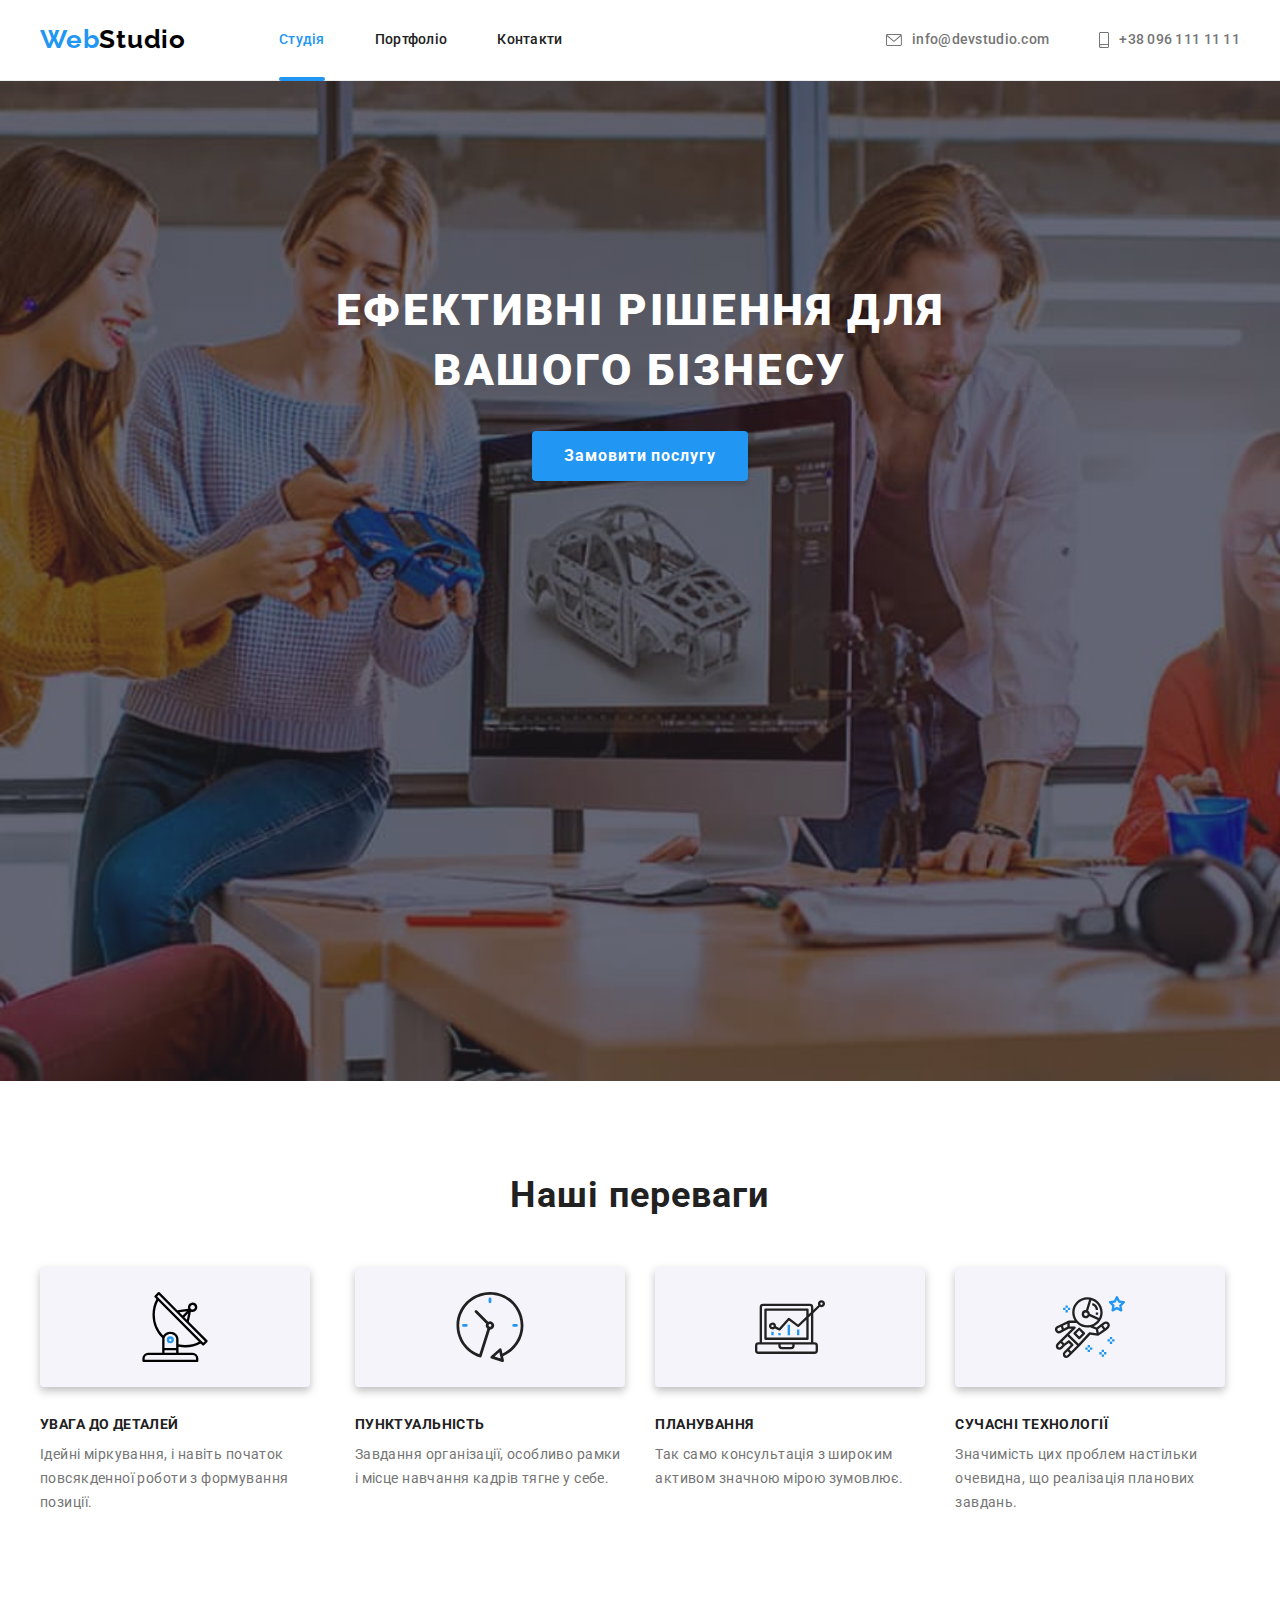
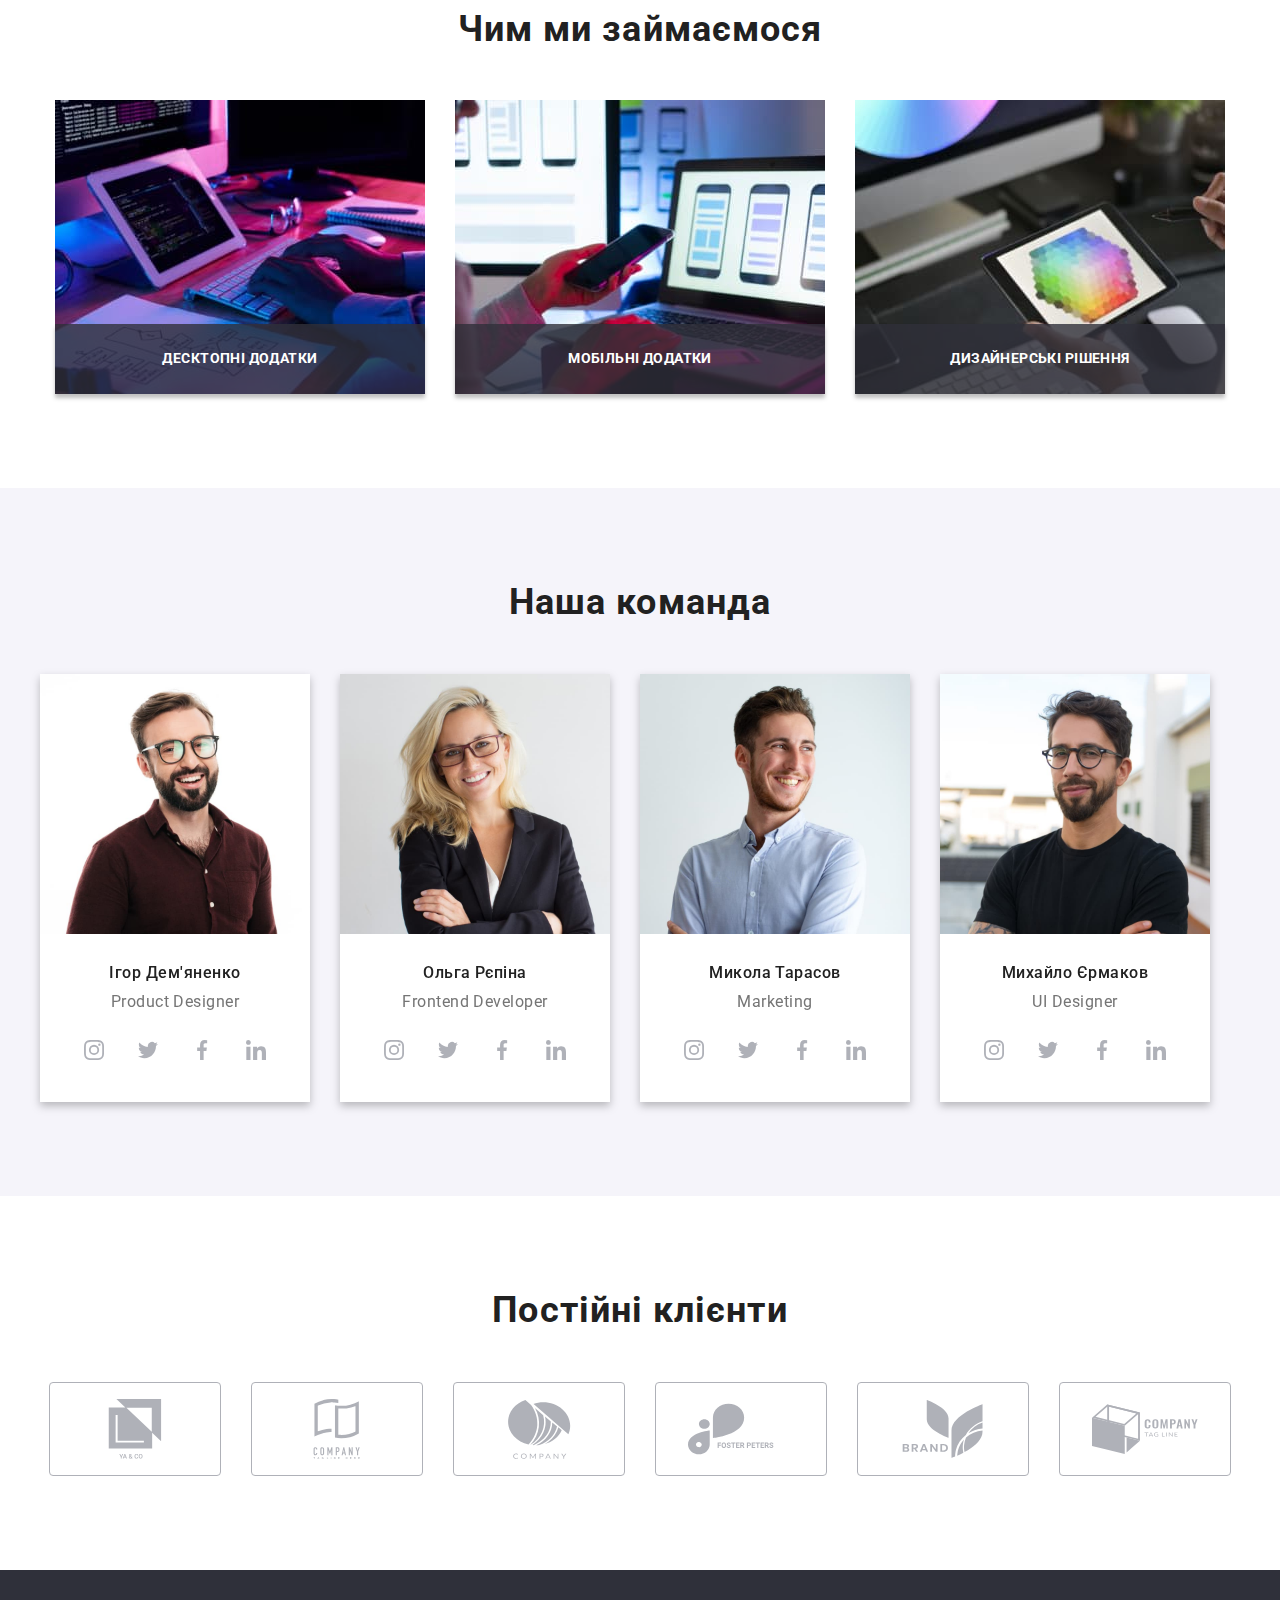
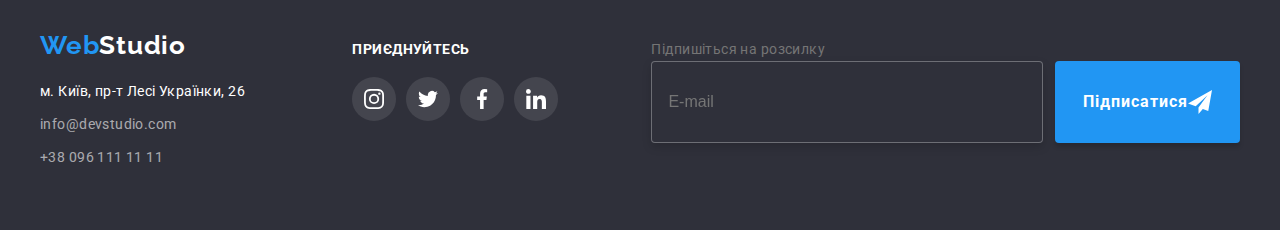
<file: index.html>
<!DOCTYPE html>
<html lang="uk">
  <head>
    <meta charset="UTF-8" />
    <meta http-equiv="X-UA-Compatible" content="IE=edge" />
    <meta name="viewport" content="width=device-width, initial-scale=1.0" />
    <link rel="preconnect" href="https://fonts.googleapis.com" />
    <link rel="preconnect" href="https://fonts.gstatic.com" crossorigin />
    <link
      href="https://fonts.googleapis.com/css2?family=Raleway:wght@700&family=Roboto:wght@400;500;700;900&display=swap"
      rel="stylesheet"
    />
    <link
      rel="stylesheet"
      href="https://cdnjs.cloudflare.com/ajax/libs/modern-normalize/1.1.0/modern-normalize.min.css"
      integrity="sha512-wpPYUAdjBVSE4KJnH1VR1HeZfpl1ub8YT/NKx4PuQ5NmX2tKuGu6U/JRp5y+Y8XG2tV+wKQpNHVUX03MfMFn9Q=="
      crossorigin="anonymous"
      referrerpolicy="no-referrer"
    />
    <link rel="stylesheet" href="./css/styles.css" />
    <title>Студія</title>
  </head>
  <body>
    <!-- Navigation -->
    <header class="header">
      <div class="container header--flex">
        <a href="#" class="header__logo"
          ><span class="header__logo--accent">Web</span>Studio</a
        >
        <nav>
          <ul class="site-nav list">
            <li class="site-nav__item">
              <a class="site-nav__link site-nav__link--current" href="./index.html">Студія</a>
            </li>
            <li class="site-nav__item">
              <a class="site-nav__link" href="./portfolio.html">Портфоліо</a>
            </li>
            <li class="site-nav__item">
              <a class="site-nav__link" href="#">Контакти</a>
            </li>
          </ul>
        </nav>

        <ul class="contacts list">
          <li class="contacts__item">
            <a class="contacts__reach" href="mailto:info@devstudio.com">
              <svg class="contacts__icon" width="16" height="12">
                <use href="./images/icons.svg#icon-envelope"></use>
              </svg>
              info@devstudio.com
            </a>
          </li>

          <li class="contacts__item contacts__item--move-left">
            <a class="contacts__reach" href="tel:+380961111111">
              <svg class="contacts__icon" width="10" height="16">
                <use href="./images/icons.svg#icon-smartphone"></use>
              </svg>
              +38 096 111 11 11
            </a>
          </li>
        </ul>
      </div>
    </header>

    <!-- Hero -->

    <main>
      <section class="hero hero--overlay">
        <h1 class="hero__title">Ефективні рішення для вашого бізнесу</h1>
        <button data-modal-open type="button" class="button button__primary">
          Замовити послугу
        </button>
      </section>

      <!-- Features Section -->

      <section class="features section">
        <div class="container">
          <h2 class="title title__secondary visually-hidden">Наші переваги</h2>
          <ul class="list features__list">
            <li class="features__item">
              <div class="features__element">
                <svg width="70" height="70">
                  <use href="./images/icons.svg#icon-antenna"></use>
                </svg>
              </div>
              <h3 class="features__title">Увага до деталей</h3>
              <p>
                Ідейні міркування, і навіть початок повсякденної роботи з
                формування позиції.
              </p>
            </li>
            <li class="features__item">
              <div class="features__element">
                <svg width="70" height="70">
                  <use href="./images/icons.svg#icon-clock"></use>
                </svg>
              </div>
              <h3 class="features__title">Пунктуальність</h3>
              <p>
                Завдання організації, особливо рамки і місце навчання кадрів
                тягне у себе.
              </p>
            </li>
            <li class="features__item">
              <div class="features__element">
                <svg width="70" height="70">
                  <use href="./images/icons.svg#icon-diagram"></use>
                </svg>
              </div>
              <h3 class="features__title">Планування</h3>
              <p>
                Так само консультація з широким активом значною мірою зумовлює.
              </p>
            </li>
            <li class="features__item">
              <div class="features__element">
                <svg width="70" height="70">
                  <use href="./images/icons.svg#icon-astronaut"></use>
                </svg>
              </div>
              <h3 class="features__title">Сучасні технології</h3>
              <p>
                Значимість цих проблем настільки очевидна, що реалізація
                планових завдань.
              </p>
            </li>
          </ul>
        </div>
      </section>

      <!-- Our Work Section -->

      <section class="section our-work">
        <div class="container">
          <h2 class="title title__secondary">Чим ми займаємося</h2>
          <ul class="list our-work__list">
            <li class="our-work__item">
              <img
                src="./images/tablet-and-keyboard.jpeg"
                alt="person typing on a tablet"
                width="370"
              />
              <span class="our-work__desc">Десктопні додатки</span>
            </li>
            <li class="our-work__item">
              <img
                src="./images/laptop-and-phone.jpeg"
                alt="person looking at a phone in front of a laptop"
                width="370"
              />
              <span class="our-work__desc">Мобільні додатки</span>
            </li>
            <li class="our-work__item">
              <img
                src="./images/color-palette-on-tablet.jpeg"
                alt="person looking at a color palette"
                width="370"
              />
              <span class="our-work__desc">Дизайнерські рішення</span>
            </li>
          </ul>
        </div>
      </section>

      <!-- Team Section -->

      <section class="section team">
        <div class="container">
          <h2 class="title title__secondary">Наша команда</h2>
          <ul class="list team__list">
            <li class="team__item">
              <img src="./images/Igor.jpeg" alt="Igor Demyznenko" width="270" />
              <div class="member">
                <h3 class="member__name">Ігор Дем'яненко</h3>
                <p class="member__role">Product Designer</p>
                <ul class="list social">
                  <li class="social__group">
                    <a class="social__button" href="">
                      <svg class="social__icon" width="20" height="20">
                        <use href="./images/icons.svg#icon-instagram"></use>
                      </svg>
                    </a>
                  </li>
                  <li class="social__group">
                    <a class="social__button" href="">
                      <svg class="social__icon" width="20" height="20">
                        <use href="./images/icons.svg#icon-twitter"></use>
                      </svg>
                    </a>
                  </li>
                  <li class="social__group">
                    <a class="social__button" href="">
                      <svg class="social__icon" width="20" height="20">
                        <use href="./images/icons.svg#icon-facebook"></use>
                      </svg>
                    </a>
                  </li>
                  <li class="social__group">
                    <a class="social__button" href="">
                      <svg class="social__icon" width="20" height="20">
                        <use href="./images/icons.svg#icon-linkedin"></use>
                      </svg>
                    </a>
                  </li>
                </ul>
              </div>
            </li>

            <li class="team__item">
              <img src="./images/Olga.jpeg" alt="Olga Repina" width="270" />
              <div class="member">
                <h3 class="member__name">Ольга Рєпіна</h3>
                <p class="member__role">Frontend Developer</p>
                <ul class="list social">
                  <li class="social__group">
                    <a class="social__button" href="">
                      <svg class="social__icon" width="20" height="20">
                        <use href="./images/icons.svg#icon-instagram"></use>
                      </svg>
                    </a>
                  </li>
                  <li class="social__group">
                    <a class="social__button" href="">
                      <svg class="social__icon" width="20" height="20">
                        <use href="./images/icons.svg#icon-twitter"></use>
                      </svg>
                    </a>
                  </li>
                  <li class="social__group">
                    <a class="social__button" href="">
                      <svg class="social__icon" width="20" height="20">
                        <use href="./images/icons.svg#icon-facebook"></use>
                      </svg>
                    </a>
                  </li>
                  <li class="social__group">
                    <a class="social__button" href="">
                      <svg class="social__icon" width="20" height="20">
                        <use href="./images/icons.svg#icon-linkedin"></use>
                      </svg>
                    </a>
                  </li>
                </ul>
              </div>
            </li>

            <li class="team__item">
              <img
                src="./images/Mykola.jpeg"
                alt="Mykola Tarasov"
                width="270"
              />
              <div class="member">
                <h3 class="member__name">Микола Тарасов</h3>
                <p class="member__role">Marketing</p>
                <ul class="list social">
                  <li class="social__group">
                    <a class="social__button" href="">
                      <svg class="social__icon" width="20" height="20">
                        <use href="./images/icons.svg#icon-instagram"></use>
                      </svg>
                    </a>
                  </li>
                  <li class="social__group">
                    <a class="social__button" href="">
                      <svg class="social__icon" width="20" height="20">
                        <use href="./images/icons.svg#icon-twitter"></use>
                      </svg>
                    </a>
                  </li>
                  <li class="social__group">
                    <a class="social__button" href="">
                      <svg class="social__icon" width="20" height="20">
                        <use href="./images/icons.svg#icon-facebook"></use>
                      </svg>
                    </a>
                  </li>
                  <li class="social__group">
                    <a class="social__button" href="">
                      <svg class="social__icon" width="20" height="20">
                        <use href="./images/icons.svg#icon-linkedin"></use>
                      </svg>
                    </a>
                  </li>
                </ul>
              </div>
            </li>

            <li class="team__item">
              <img
                src="./images/Mykhailo.jpeg"
                alt="Mykhailo Ermakov"
                width="270"
              />
              <div class="member">
                <h3 class="member__name">Михайло Єрмаков</h3>
                <p class="member__role">UI Designer</p>
                <ul class="list social">
                  <li class="social__group">
                    <a class="social__button" href="">
                      <svg class="social__icon" width="20" height="20">
                        <use href="./images/icons.svg#icon-instagram"></use>
                      </svg>
                    </a>
                  </li>
                  <li class="social__group">
                    <a class="social__button" href="">
                      <svg class="social__icon" width="20" height="20">
                        <use href="./images/icons.svg#icon-twitter"></use>
                      </svg>
                    </a>
                  </li>
                  <li class="social__group">
                    <a class="social__button" href="">
                      <svg class="social__icon" width="20" height="20">
                        <use href="./images/icons.svg#icon-facebook"></use>
                      </svg>
                    </a>
                  </li>
                  <li class="social__group">
                    <a class="social__button" href="">
                      <svg class="social__icon" width="20" height="20">
                        <use href="./images/icons.svg#icon-linkedin"></use>
                      </svg>
                    </a>
                  </li>
                </ul>
              </div>
            </li>
          </ul>
        </div>
      </section>

      <!-- Clients -->

      <section class="section clients">
        <div class="container">
          <h2 class="title title__secondary">Постійні клієнти</h2>
          <ul class="list clients__list">
            <li class="clients__item">
              <a class="clients__link" href="">
                <svg class="clients__icon" width="106" height="60">
                  <use href="./images/icons.svg#icon-logo1"></use>
                </svg>
              </a>
            </li>
            <li class="clients__item">
              <a class="clients__link" href="">
                <svg class="clients__icon" width="106" height="60">
                  <use href="./images/icons.svg#icon-logo2"></use>
                </svg>
              </a>
            </li>
            <li class="clients__item">
              <a class="clients__link" href="">
                <svg class="clients__icon" width="106" height="60">
                  <use href="./images/icons.svg#icon-logo3"></use>
                </svg>
              </a>
            </li>
            <li class="clients__item">
              <a class="clients__link" href="">
                <svg class="clients__icon" width="106" height="60">
                  <use href="./images/icons.svg#icon-logo4"></use>
                </svg>
              </a>
            </li>
            <li class="clients__item">
              <a class="clients__link" href="">
                <svg class="clients__icon" width="106" height="60">
                  <use href="./images/icons.svg#icon-logo5"></use>
                </svg>
              </a>
            </li>
            <li class="clients__item">
              <a class="clients__link" href="">
                <svg class="clients__icon" width="106" height="60">
                  <use href="./images/icons.svg#icon-logo6"></use>
                </svg>
              </a>
            </li>
          </ul>
        </div>
      </section>
    </main>

    <!-- Footer -->

    <footer class="footer">
      <div class="container">
        <div class="footer__wrapper">
          <div class="footer__info">
            <a href="" class="footer__logo"
              ><span class="footer__logo--accent">Web</span>Studio</a
            >
            <address>
              <ul class="list footer__list">
                <li class="footer__item">
                  <a
                    class="footer__address"
                    href="https://www.google.com.ua/maps/place/%D0%B1%D1%83%D0%BB.+%D0%9B%D0%B5%D1%81%D0%B8+%D0%A3%D0%BA%D1%80%D0%B0%D0%B8%D0%BD%D0%BA%D0%B8,+26,+%D0%9A%D0%B8%D0%B5%D0%B2,+02000/@50.4265841,30.5361971,17z/data=!3m1!4b1!4m5!3m4!1s0x40d4cf0e033ecbe9:0x57a4dffefec77da0!8m2!3d50.4265807!4d30.5383858"
                    >м. Київ, пр-т Лесі Українки, 26
                  </a>
                </li>
                <li class="footer__item">
                  <a class="footer__contact" href="mailto:info@devstudio.com"
                    >info@devstudio.com</a
                  >
                </li>
                <li class="footer__item">
                  <a class="footer__contact" href="tel:+380961111111"
                    >+38 096 111 11 11</a
                  >
                </li>
              </ul>
            </address>
          </div>

          <!-- Social Media Footer -->

          <div class="social-footer">
            <p class="social-footer__text">Приєднуйтесь</p>
            <ul class="list social-footer__list">
              <li class="social-footer__item">
                <a class="social-footer__button" href="">
                  <svg class="social-footer__icon" width="20" height="20">
                    <use href="./images/icons.svg#icon-instagram"></use>
                  </svg>
                </a>
              </li>
              <li class="social-footer__item">
                <a class="social-footer__button" href="">
                  <svg class="social-footer__icon" width="20" height="20">
                    <use href="./images/icons.svg#icon-twitter"></use>
                  </svg>
                </a>
              </li>
              <li class="social-footer__item">
                <a class="social-footer__button" href="">
                  <svg class="social-footer__icon" width="20" height="20">
                    <use href="./images/icons.svg#icon-facebook"></use>
                  </svg>
                </a>
              </li>
              <li class="social-footer__item">
                <a class="social-footer__button" href="">
                  <svg class="social-footer__icon" width="20" height="20">
                    <use href="./images/icons.svg#icon-linkedin"></use>
                  </svg>
                </a>
              </li>
            </ul>
          </div>

          <!-- Form Footer -->

          <div class="form-footer">
            <form class="subscribe">
              <label class="subscribe__text" for="user-mail"
                >Підпишіться на розсилку</label
              >
              <div class="subscribe__flex">
                <input
                  type="email"
                  name="user-mail"
                  id="user-mail"
                  placeholder="E-mail"
                  class="subscribe__input"
                />
                <button class="button subscribe__button" type="submit">
                  Підписатися
                    <svg class="social-footer__icon" width="24" height="24">
                      <use href="./images/icons.svg#icon-paper-plane"></use>
                    </svg>
                </button>
              </div>
            </form>
          </div>
        </div>
      </div>
    </footer>

    <!-- Modal -->

    <div class="backdrop is-hidden" data-modal>
      <div class="modal modal--transform">
        <button data-modal-close type="button" class="modal__button-close">
          <svg class="modal__icon-close" width="18" height="18">
            <use href="./images/icons.svg#icon-close"></use>
          </svg>
        </button>

        <!-- Modal Form -->

        <form class="main-form">
          <p class="main-form__title">Залиште свої дані, ми вам передзвонимо</p>
          <div class="main-form__field">
            <label for="name" class="main-form__label">Ім'я</label>
            <div class="main-form__wrapper">
              <input
                type="text"
                name="user-name"
                id="name"
                class="main-form__input"
                placeholder=" "
              />
                <svg class="main-form__icon" width="18" height="18">
                  <use href="./images/icons.svg#icon-person"></use>
                </svg>
            </div>
          </div>

          <div class="main-form__field">
            <label for="tel" class="fmain-form__label">Телефон</label>
            <div class="main-form__wrapper">
              <input type="tel" name="tel" id="tel" class="main-form__input" />
                <svg class="main-form__icon" width="18" height="18">
                  <use href="./images/icons.svg#icon-phone"></use>
                </svg>
            </div>
          </div>

          <div class="main-form__field">
            <label for="mail" class="main-form__label">Пошта</label>
            <div class="main-form__wrapper">
              <input type="email" name="mail" id="mail" class="main-form__input" />
                <svg class="main-form__icon" width="18" height="18">
                  <use href="./images/icons.svg#icon-email-form"></use>
                </svg>
            </div>
          </div>

          <div class="main-form__field">
            <label for="comment" class="main-form__label">Коментар</label>
            <textarea
              name="comment"
              id="comment"
              placeholder="Введіть текст"
              class="main-form__comment"
            ></textarea>
          </div>

          <div class="main-form__agree">
            <label class="main-form__label main-form__label--agree
              <input
                type="checkbox"
                name="agree"
                value="agree"
                class="main-form__input main-form__input--checkbox"
              />
              <span class="main-form__checkmark">
                <svg class="main-form__icon-tick" width="11" height="8">
                  <use href="./images/icons.svg#icon-tick"></use>
                </svg>
              </span>
              <span>Погоджуюся з розсилкою та приймаю 
              <a href="" class="main-form__contract">Умови договору</a></span>
            </label>
          </div>
          <div class="submit">
            <button type="submit" class="button button__submit">Відправити</button>
          </div>
        </form>
      </div>
    </div>
    <script src="./js/modal.js"></script>
  </body>
</html>
</file>
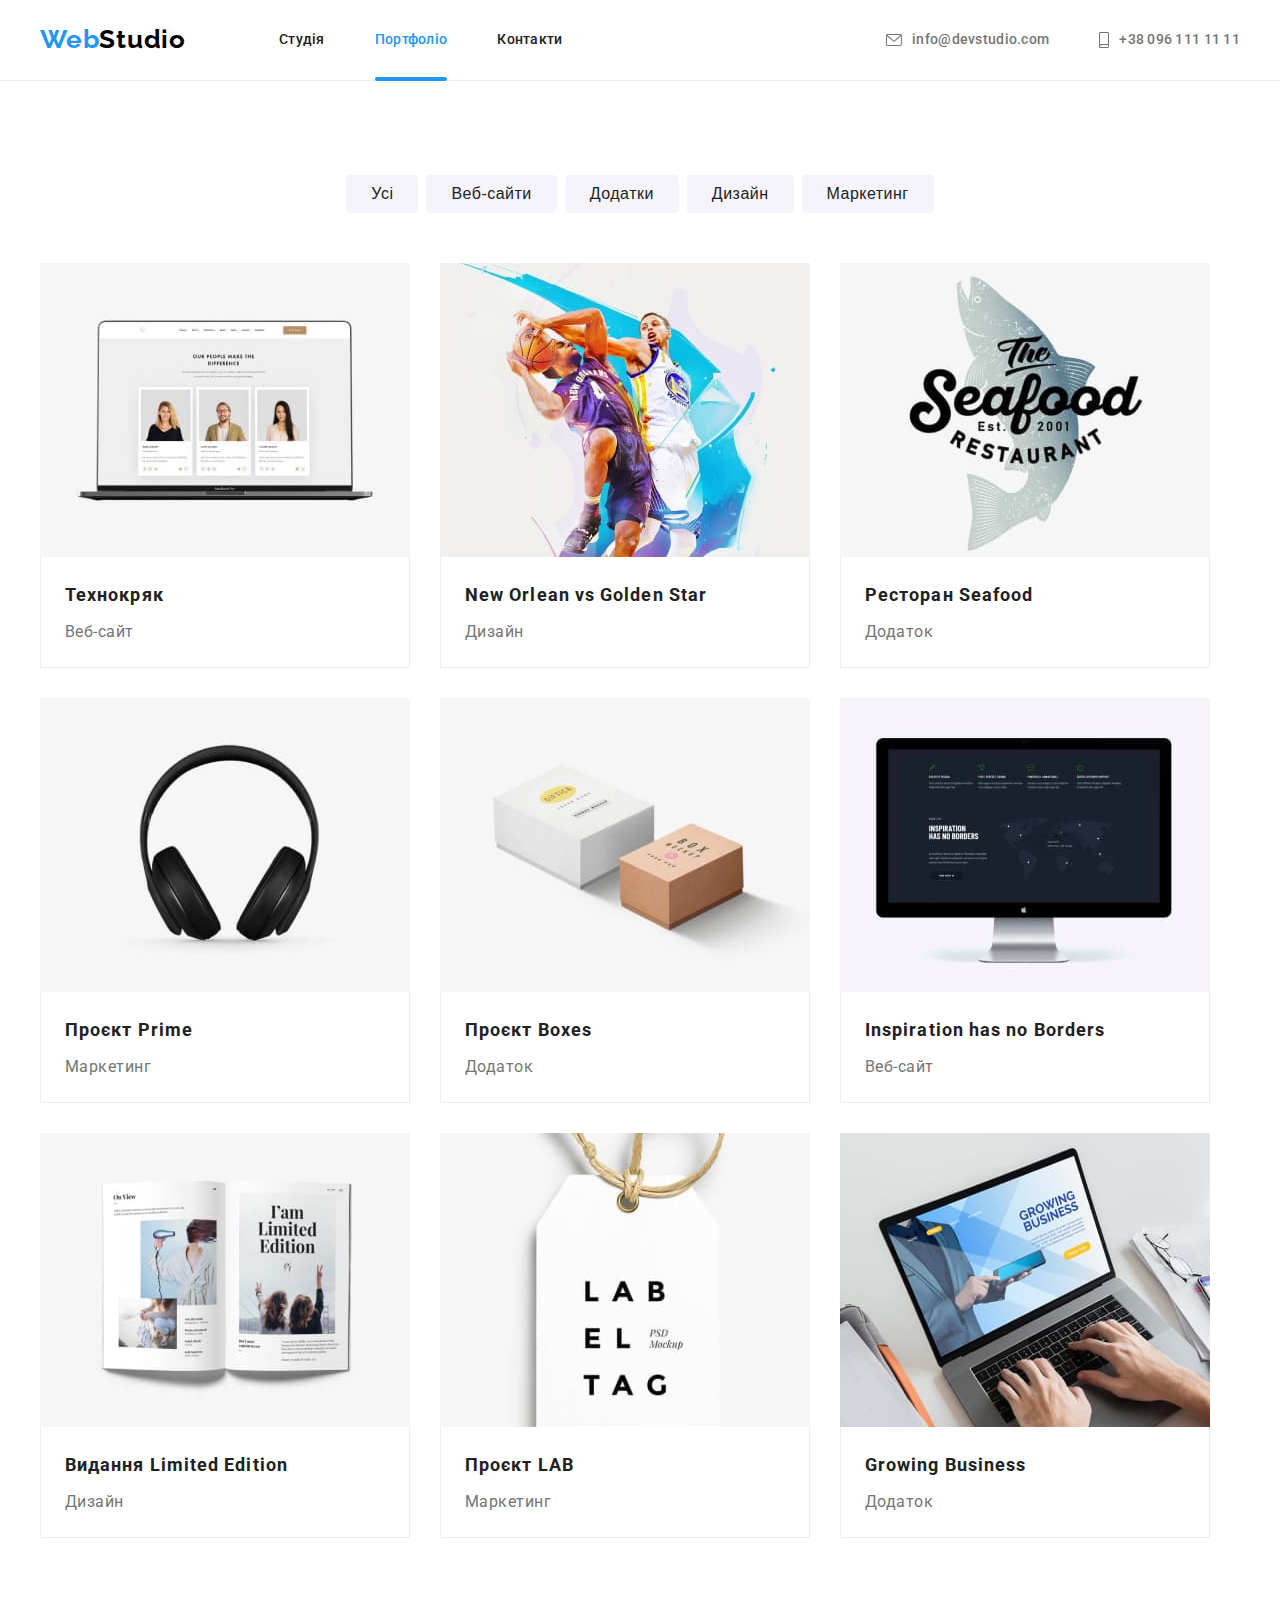
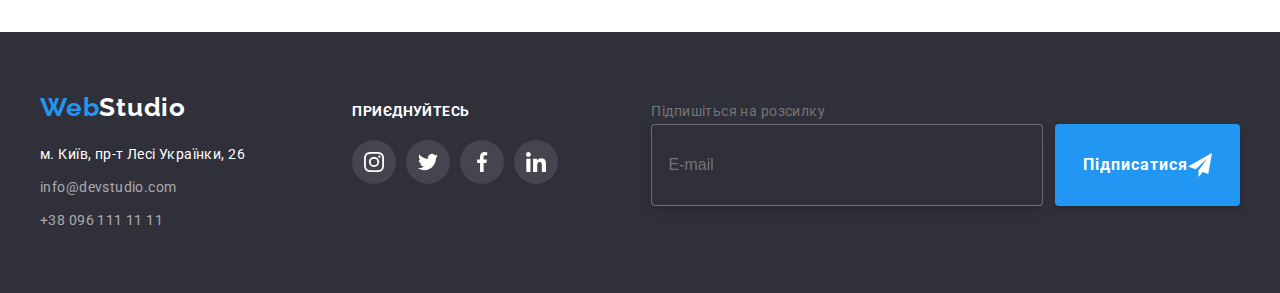
<file: portfolio.html>
<!DOCTYPE html>
<html lang="en">
  <head>
    <meta charset="UTF-8" />
    <meta http-equiv="X-UA-Compatible" content="IE=edge" />
    <meta name="viewport" content="width=device-width, initial-scale=1.0" />
    <link rel="preconnect" href="https://fonts.googleapis.com" />
    <link rel="preconnect" href="https://fonts.gstatic.com" crossorigin />
    <link
      href="https://fonts.googleapis.com/css2?family=Raleway:wght@700&family=Roboto:wght@400;500;700;900&display=swap"
      rel="stylesheet"
    />
    <link
      rel="stylesheet"
      href="https://cdnjs.cloudflare.com/ajax/libs/modern-normalize/1.1.0/modern-normalize.min.css"
      integrity="sha512-wpPYUAdjBVSE4KJnH1VR1HeZfpl1ub8YT/NKx4PuQ5NmX2tKuGu6U/JRp5y+Y8XG2tV+wKQpNHVUX03MfMFn9Q=="
      crossorigin="anonymous"
      referrerpolicy="no-referrer"
    />
    <link rel="stylesheet" href="./css/styles.css" />
    <title>Портфоліо</title>
  </head>
  <body>
    <!-- Navigation -->
    <header class="header">
      <div class="container header--flex">
        <a href="#" class="header__logo"
          ><span class="header__logo--accent">Web</span>Studio</a
        >
        <nav>
          <ul class="site-nav list">
            <li class="site-nav__item">
              <a class="site-nav__link" href="./index.html">Студія</a>
            </li>
            <li class="site-nav__item">
              <a class="site-nav__link site-nav__link--current" href="./portfolio.html">Портфоліо</a>
            </li>
            <li class="site-nav__item">
              <a class="site-nav__link" href="#">Контакти</a>
            </li>
          </ul>
        </nav>

        <ul class="contacts list">
          <li class="contacts__item">
            <a class="contacts__reach" href="mailto:info@devstudio.com">
              <svg class="contacts__icon" width="16" height="12">
                <use href="./images/icons.svg#icon-envelope"></use>
              </svg>
              info@devstudio.com
            </a>
          </li>

          <li class="contacts__item contacts__item--move-left">
            <a class="contacts__reach" href="tel:+380961111111">
              <svg class="contacts__icon" width="10" height="16">
                <use href="./images/icons.svg#icon-smartphone"></use>
              </svg>
              +38 096 111 11 11
            </a>
          </li>
        </ul>
      </div>
    </header>

    <!-- Portfolio Filter Buttons -->
    <main>
      <section class="section portfolio">
        <div class="container">
          <h1 class="title title__secondary portfolio__title portfolio__title--visually-hidden">
            Наші роботи
          </h1>
          <ul class="list filter-list">
            <li class="filter-list__item">
              <button type="button" class="filter-list__button">Усі</button>
            </li>
            <li class="filter-list__item">
              <button type="button" class="filter-list__button">Веб-сайти</button>
            </li>
            <li class="filter-list__item">
              <button type="button" class="filter-list__button">Додатки</button>
            </li>
            <li class="filter-list__item">
              <button type="button" class="filter-list__button">Дизайн</button>
            </li>
            <li class="filter-list__item">
              <button type="button" class="filter-list__button">Маркетинг</button>
            </li>
          </ul>

          <!-- Portfolio Works -->
          <ul class="list portfolio-list">
            <li class="portfolio-list__card">
              <a class="portfolio-list__link" href="">
                <div class="card-thumb">
                  <img
                    class="card-thumb__image"
                    src="./images/techno.jpeg"
                    alt="laptop opened"
                    width="370"
                  />
                  <span class="card-thumb__slide"
                    >Ресурс пропонує комплексні пропозиції з різним рівнем
                    функціоналу та сервісів. Все це дозволить відвідувачу
                    отримати вичерпні відомості про компанію чи приватну
                    особу.</span
                  >
                </div>
                <div class="card-meta">
                  <h2 class="card-meta__title">Технокряк</h2>
                  <p class="card-meta__description">Веб-сайт</p>
                </div>
              </a>
            </li>

            <li class="portfolio-list__card">
              <a class="portfolio-list__link" href="">
                <div class="card-thumb">
                  <img
                    class="card-thumb__image"
                    src="./images/New-Orlean.jpeg"
                    alt="two men playing basketball"
                    width="370"
                  />
                  <span class="card-thumb__slide"
                    >Ресурс пропонує комплексні пропозиції з різним рівнем
                    функціоналу та сервісів. Все це дозволить відвідувачу
                    отримати вичерпні відомості про компанію чи приватну
                    особу.</span
                  >
                </div>
                <div class="card-meta">
                  <h2 class="card-meta__title">New Orlean vs Golden Star</h2>
                  <p class="card-meta__description">Дизайн</p>
                </div>
              </a>

            </li>
            <li class="portfolio-list__card">
              <a class="portfolio-list__link" href="">
                <div class="card-thumb">
                  <img
                    class="card-thumb__image"
                    src="./images/Seafood.jpeg"
                    alt="restaurant's logo"
                    width="370"
                  />
                  <span class="card-thumb__slide"
                    >Ресурс пропонує комплексні пропозиції з різним рівнем
                    функціоналу та сервісів. Все це дозволить відвідувачу
                    отримати вичерпні відомості про компанію чи приватну
                    особу.</span
                  >
                </div>
                <div class="card-meta">
                  <h2 class="card-meta__title">Ресторан Seafood</h2>
                  <p class="card-meta__description">Додаток</p>
                </div>
              </a>
            </li>

            <li class="portfolio-list__card">
              <a class="portfolio-list__link" href="">
                <div class="card-thumb">
                  <img
                    class="card-thumb__image"
                    src="./images/Prime.jpeg"
                    alt="headphones"
                    width="370"
                  />
                  <span class="card-thumb__slide"
                    >Ресурс пропонує комплексні пропозиції з різним рівнем
                    функціоналу та сервісів. Все це дозволить відвідувачу
                    отримати вичерпні відомості про компанію чи приватну
                    особу.</span
                  >
                </div>
                <div class="card-meta">
                  <h2 class="card-meta__title">Проєкт Prime</h2>
                  <p class="card-meta__description">Маркетинг</p>
                </div>
              </a>
            </li>
            <li class="portfolio-list__card">
              <a class="portfolio-list__link" href="">
                <div class="card-thumb">
                  <img
                    class="card-thumb__image"
                    src="./images/Boxes.jpeg"
                    alt="two boxes"
                    width="370"
                  />
                  <span class="card-thumb__slide"
                    >Ресурс пропонує комплексні пропозиції з різним рівнем
                    функціоналу та сервісів. Все це дозволить відвідувачу
                    отримати вичерпні відомості про компанію чи приватну
                    особу.</span
                  >
                </div>
                <div class="card-meta">
                  <h2 class="card-meta__title">Проєкт Boxes</h2>
                  <p class="card-meta__description">Додаток</p>
                </div>
              </a>
            </li>
            <li class="portfolio-list__card">
              <a class="portfolio-list__link" href="">
                <div class="card-thumb">
                  <img
                    class="card-thumb__image"
                    src="./images/Inspiration.jpeg"
                    alt="monitor"
                    width="370"
                  />
                  <span class="card-thumb__slide"
                    >Ресурс пропонує комплексні пропозиції з різним рівнем
                    функціоналу та сервісів. Все це дозволить відвідувачу
                    отримати вичерпні відомості про компанію чи приватну
                    особу.</span
                  >
                </div>
                <div class="card-meta">
                  <h2 class="card-meta__title">Inspiration has no Borders</h2>
                  <p class="card-meta__description">Веб-сайт</p>
                </div>
              </a>
            </li>
            <li class="portfolio-list__card">
              <a class="portfolio-list__link" href="">
                <div class="card-thumb">
                  <img
                    class="card-thumb__image"
                    src="./images/Limited.jpeg"
                    alt="book opened"
                    width="370"
                  />
                  <span class="card-thumb__slide"
                    >Ресурс пропонує комплексні пропозиції з різним рівнем
                    функціоналу та сервісів. Все це дозволить відвідувачу
                    отримати вичерпні відомості про компанію чи приватну
                    особу.</span
                  >
                </div>
                <div class="card-meta">
                  <h2 class="card-meta__title">Видання Limited Edition</h2>
                  <p class="card-meta__description">Дизайн</p>
                </div>
              </a>
            </li>
            <li class="portfolio-list__card">
              <a class="portfolio-list__link" href="">
                <div class="card-thumb">
                  <img
                    class="card-thumb__image"
                    src="./images/LAB.jpeg"
                    alt="label"
                    width="370"
                  />
                  <span class="card-thumb__slide"
                    >Ресурс пропонує комплексні пропозиції з різним рівнем
                    функціоналу та сервісів. Все це дозволить відвідувачу
                    отримати вичерпні відомості про компанію чи приватну
                    особу.</span
                  >
                </div>
                <div class="card-meta">
                  <h2 class="card-meta__title">Проєкт LAB</h2>
                  <p class="card-meta__description">Маркетинг</p>
                </div>
              </a>
            </li>
            <li class="portfolio-list__card">
              <a class="portfolio-list__link" href="">
                <div class="card-thumb">
                  <img
                    class="card-thumb__image"
                    src="./images/Growing-Business.jpeg"
                    alt="person typing on a laptop"
                    width="370"
                  />
                  <span class="card-thumb__slide"
                    >Ресурс пропонує комплексні пропозиції з різним рівнем
                    функціоналу та сервісів. Все це дозволить відвідувачу
                    отримати вичерпні відомості про компанію чи приватну
                    особу.</span
                  >
                </div>
                <div class="card-meta">
                  <h2 class="card-meta__title">Growing Business</h2>
                  <p class="card-meta__description">Додаток</p>
                </div>
              </a>
            </li>
          </ul>
        </div>
      </section>
    </main>

    <!-- Footer -->

    <footer class="footer">
      <div class="container">
        <div class="footer__wrapper">
          <div class="footer__info">
            <a href="" class="footer__logo"
              ><span class="footer__logo--accent">Web</span>Studio</a
            >
            <address>
              <ul class="list footer__list">
                <li class="footer__item">
                  <a
                    class="footer__address"
                    href="https://www.google.com.ua/maps/place/%D0%B1%D1%83%D0%BB.+%D0%9B%D0%B5%D1%81%D0%B8+%D0%A3%D0%BA%D1%80%D0%B0%D0%B8%D0%BD%D0%BA%D0%B8,+26,+%D0%9A%D0%B8%D0%B5%D0%B2,+02000/@50.4265841,30.5361971,17z/data=!3m1!4b1!4m5!3m4!1s0x40d4cf0e033ecbe9:0x57a4dffefec77da0!8m2!3d50.4265807!4d30.5383858"
                    >м. Київ, пр-т Лесі Українки, 26
                  </a>
                </li>
                <li class="footer__item">
                  <a class="footer__contact" href="mailto:info@devstudio.com"
                    >info@devstudio.com</a
                  >
                </li>
                <li class="footer__item">
                  <a class="footer__contact" href="tel:+380961111111"
                    >+38 096 111 11 11</a
                  >
                </li>
              </ul>
            </address>
          </div>

          <!-- Social Media Footer -->

          <div class="social-footer">
            <p class="social-footer__text">Приєднуйтесь</p>
            <ul class="list social-footer__list">
              <li class="social-footer__item">
                <a class="social-footer__button" href="">
                  <svg class="social-footer__icon" width="20" height="20">
                    <use href="./images/icons.svg#icon-instagram"></use>
                  </svg>
                </a>
              </li>
              <li class="social-footer__item">
                <a class="social-footer__button" href="">
                  <svg class="social-footer__icon" width="20" height="20">
                    <use href="./images/icons.svg#icon-twitter"></use>
                  </svg>
                </a>
              </li>
              <li class="social-footer__item">
                <a class="social-footer__button" href="">
                  <svg class="social-footer__icon" width="20" height="20">
                    <use href="./images/icons.svg#icon-facebook"></use>
                  </svg>
                </a>
              </li>
              <li class="social-footer__item">
                <a class="social-footer__button" href="">
                  <svg class="social-footer__icon" width="20" height="20">
                    <use href="./images/icons.svg#icon-linkedin"></use>
                  </svg>
                </a>
              </li>
            </ul>
          </div>

          <!-- Form Footer -->

          <div class="form-footer">
            <form class="subscribe">
              <label class="subscribe__text" for="user-mail"
                >Підпишіться на розсилку</label
              >
              <div class="subscribe__flex">
                <input
                  type="email"
                  name="user-mail"
                  id="user-mail"
                  placeholder="E-mail"
                  class="subscribe__input"
                />
                <button class="button subscribe__button" type="submit">
                  Підписатися
                    <svg class="social-footer__icon" width="24" height="24">
                      <use href="./images/icons.svg#icon-paper-plane"></use>
                    </svg>
                </button>
              </div>
            </form>
          </div>
        </div>
      </div>
    </footer>
  </body>
</html>
</file>
<file: css/styles.css>
:root {
  --main-text-color: #757575;
  --main-title-color: #212121;
  --title-and-background-white: #ffffff;
  --accent-blue-color: #2196f3;
  --logo-header-color: #000000;
  --background-dark: #2f303a;
  --background-grayish: #f5f4fa;
  --footer-contacts-color: rgba(255, 255, 255, 0.6);
  --header-border-color: #ececec;
  --portfolio-card-border-color: #eeeeee;
  --social-icons-color: #afb1b8;
  --card-background-color: rgba(47, 48, 58, 0.8);
  --timing-function: cubic-bezier(0.4, 0, 0.2, 1);
}

html {
  margin: 0;
}

body {
  font-family: "Roboto", sans-serif;
  font-size: 14px;
  line-height: 1.71;
  letter-spacing: 0.03em;
  color: var(--main-text-color);
  margin: 0;
}

h1,
h2,
h3,
h4,
h5,
h6,
p,
ul {
  margin-top: 0;
  margin-bottom: 0;
}

img {
  display: block;
  max-width: 100%;
  height: auto;
}

textarea {
  resize: none;
}

.container {
  width: 1200px;
  margin-left: auto;
  margin-right: auto;
  padding-left: 15px;
  padding-right: 15px;
}

/* Navigation */

.header {
  border-bottom: var(--header-border-color) solid 1px;
}

.header--flex {
  display: flex;
  align-items: center;
}

.list {
  list-style: none;
  margin: 0;
  padding: 0;
}

.site-nav {
  display: flex;
}

.header__logo {
  display: inline-block;
  padding-top: 24px;
  padding-bottom: 25px;
  margin-right: 93px;

  font-family: "Raleway", sans-serif;
  font-weight: 700;
  font-size: 26px;
  line-height: 1.19;
  letter-spacing: 0.03em;
  text-decoration: none;
  color: var(--logo-header-color);
}

.header__logo--accent {
  color: var(--accent-blue-color);
}

.site-nav__link,
.contacts__reach {
  padding-top: 32px;
  padding-bottom: 32px;

  font-weight: 500;
  line-height: 1.14;
  letter-spacing: 0.02em;
  text-decoration: none;
}

.site-nav__item {
  margin-right: 50px;
}

.site-nav__item:last-child {
  margin-right: 0;
}

.site-nav__link {
  position: relative;

  display: block;

  color: var(--main-title-color);

  transition: color 250ms var(--timing-function);
}

.site-nav__link--current {
  color: var(--accent-blue-color);
}

.site-nav__link::after {
  content: "";
  position: absolute;
  left: 0;
  bottom: -1px;

  display: block;
  width: 100%;
  height: 4px;
  border-radius: 2px;
  background-color: var(--accent-blue-color);

  opacity: 0;
  transition: opacity 250ms var(--timing-function);
}

.site-nav__link--current::after {
  content: "";
  position: absolute;
  left: 0;
  bottom: -1px;

  display: block;
  width: 100%;
  height: 4px;
  background-color: var(--accent-blue-color);

  opacity: 1;
  transition: opacity 250ms var(--timing-function);
}

.site-nav__link:hover::after,
.site-nav__link:focus::after {
  opacity: 1;
}

.contacts__item--move-left {
  margin-left: 50px;
}

.contacts__reach {
  display: flex;
  align-items: center;
  margin-bottom: 0;

  color: var(--main-text-color);

  transition: color 250ms var(--timing-function);
}

.contacts__icon {
  margin-right: 10px;
  fill: currentColor;

  transition: fill 250ms var(--timing-function);
}

.contacts__reach:hover .contacts__icon,
.contacts__reach:focus .contacts__icon {
  fill: var(--accent-blue-color);
}

.header .contacts {
  display: flex;
  margin-left: auto;
}

.site-nav__link:hover,
.site-nav__link:focus,
.contacts__reach:hover,
.contacts__reach:focus,
.footer__contact:hover,
.footer__contact:focus {
  color: var(--accent-blue-color);
}

/* Hero */

.hero {
  padding-top: 200px;
  padding-bottom: 200px;

  background: rgba(47, 48, 58, 0.4);
  text-align: center;
}

.section {
  padding-top: 94px;
  padding-bottom: 94px;
}

.hero--overlay {
  max-width: 1600px;
  height: 600px;
  margin-left: auto;
  margin-right: auto;
  background-image: linear-gradient(
      to right,
      rgba(47, 48, 58, 0.4),
      rgba(47, 48, 58, 0.4)
    ),
    url("../images/hero-image.jpeg");
  background-repeat: no-repeat;
  background-position: center;
  background-size: cover;
}

.hero__title {
  max-width: 696px;
  margin: 0 auto;

  color: var(--title-and-background-white);
  font-weight: 900;
  font-size: 44px;
  line-height: 1.36;
  letter-spacing: 0.06em;
  text-transform: uppercase;
}

.button {
  display: inline-block;
  border: none;
  border-radius: 4px;

  margin-left: auto;
  margin-right: auto;
  margin-top: 30px;

  color: var(--title-and-background-white);
  background-color: var(--accent-blue-color);
  box-shadow: 0px 4px 4px rgba(0, 0, 0, 0.15);
  font-family: inherit;
  font-weight: 700;
  font-size: 16px;
  line-height: 1.88;
  letter-spacing: 0.06em;
  cursor: pointer;
}

.button__primary {
  padding: 10px 32px;
}

/* Features Section */

.title__secondary {
  margin-bottom: 50px;

  color: var(--main-title-color);
  font-weight: 700;
  font-size: 36px;
  line-height: 1.16;
  letter-spacing: 0.03em;
  text-align: center;
}

.features__list {
  display: flex;
}

.features__item {
  margin-right: 30px;
}

.features__item:last-child {
  margin-right: 0;
}

.features__element {
  display: flex;
  align-items: center;
  justify-content: center;
  width: 270px;
  height: 120px;
  margin-bottom: 30px;
  border-radius: 4px;
  filter: drop-shadow(0px 4px 4px rgba(0, 0, 0, 0.25));

  background-color: var(--background-grayish);
}

.features__title {
  margin-bottom: 10px;

  color: var(--main-title-color);
  font-weight: 700;
  font-size: 14px;
  line-height: 1.14;
  text-transform: uppercase;
}

/* Our Work Section */

.our-work {
  padding-top: 0;
}

.our-work__list {
  display: flex;
  justify-content: center;
}

.our-work__item {
  position: relative;

  margin-right: 30px;
}

.our-work__item:last-child {
  margin-right: 0;
}

.our-work__desc {
  display: flex;
  justify-content: center;
  align-items: center;

  position: absolute;
  left: 0;
  bottom: 0;

  width: 100%;
  height: 70px;

  background-color: var(--card-background-color);
  box-shadow: 0px 4px 4px rgba(0, 0, 0, 0.25);

  color: var(--title-and-background-white);
  font-weight: 700;
  line-height: 1.14;
  text-transform: uppercase;
}

/* Team Section */

.team {
  background-color: var(--background-grayish);
}

.team__list {
  display: flex;
}

.team__item {
  margin-right: 30px;
  filter: drop-shadow(0px 4px 4px rgba(0, 0, 0, 0.25));
}

.team__item:last-child {
  margin-right: 0;
}

.member {
  padding-top: 30px;
  padding-bottom: 30px;

  background-color: var(--title-and-background-white);
}

.member__name {
  margin-bottom: 10px;

  color: var(--main-title-color);
  font-weight: 500;
  font-size: 16px;
  line-height: 1.18;
  letter-spacing: 0.03em;
  text-align: center;
}

.member__role {
  margin-bottom: 16px;

  font-size: 16px;
  line-height: 1.18;
  letter-spacing: 0.03em;
  text-align: center;
}

/* Social Media Team */

.social {
  display: flex;
  justify-content: center;
}

.social__group {
  margin-right: 10px;
}

.social__group:last-child {
  margin-right: 0;
}

.social__button {
  display: flex;
  justify-content: center;
  align-items: center;
  width: 44px;
  height: 44px;
  border-radius: 50%;

  color: var(--social-icons-color);

  transition: background-color 250ms var(--timing-function),
    filter 250ms var(--timing-function);
}

.social__button:last-child {
  margin-right: 0;
}

.social__button:hover .social__icon,
.social__button:focus .social__icon {
  fill: var(--title-and-background-white);
}

.social__button:hover,
.social__button:focus {
  background-color: var(--accent-blue-color);
  filter: drop-shadow(0px 4px 4px rgba(0, 0, 0, 0.25));
}

.social__icon {
  fill: currentColor;

  transition: fill 250ms var(--timing-function);
}

.social__icon:hover,
.social__icon:focus {
  fill: var(--title-and-background-white);
}

/* Clients */

.clients__list {
  display: flex;
  justify-content: center;
}

.clients__item {
  margin-right: 30px;
}

.clients__item:last-child {
  margin-right: 0;
}

.clients__link {
  display: flex;
  justify-content: center;
  align-items: center;
  width: 170px;
  height: 92px;
  border: 1px solid var(--social-icons-color);
  border-radius: 4px;

  transition: border-color 250ms var(--timing-function);
}

.clients__icon {
  fill: var(--social-icons-color);

  transition: fill 250ms var(--timing-function);
}

.clients__link:hover,
.clients__link:focus {
  border-color: var(--accent-blue-color);
}

.clients__link:hover .clients__icon,
.clients__link:focus .clients__icon {
  fill: var(--accent-blue-color);
}

/* Footer */

.footer {
  padding-bottom: 60px;
  padding-top: 60px;

  background-color: var(--background-dark);
}

.footer__wrapper {
  display: flex;
  align-items: baseline;
}

.footer__info {
  flex-grow: 1;
  margin-right: 70px;
}

.footer__logo {
  display: inline-block;
  margin-bottom: 20px;

  color: var(--title-and-background-white);
  font-family: "Raleway", sans-serif;
  font-weight: 700;
  font-size: 26px;
  line-height: 1.19;
  letter-spacing: 0.03em;
  text-decoration: none;
}

.footer__logo--accent {
  color: var(--accent-blue-color);
}

.footer__item {
  margin-bottom: 9px;
}

.footer__item:last-child {
  margin-bottom: 0;
}

.footer__address {
  color: var(--title-and-background-white);
  text-decoration: none;
  font-style: normal;
}

.footer__contact {
  color: var(--footer-contacts-color);
  font-style: normal;
  text-decoration: none;

  transition: color 250ms var(--timing-function);
}

/* Social Media Footer */

.social-footer__text {
  margin-bottom: 20px;

  color: var(--title-and-background-white);
  text-transform: uppercase;
  font-style: normal;
  line-height: 1.14;
  font-weight: 700;
  cursor: pointer;
}

.social-footer__list {
  display: flex;
}

.social-footer__item {
  margin-right: 10px;
  margin-bottom: 0;
}

.social-footer__item:last-child {
  margin-right: 0;
}

.social-footer__button {
  display: flex;
  justify-content: center;
  align-items: center;
  width: 44px;
  height: 44px;
  border-radius: 50%;

  background-color: rgba(255, 255, 255, 0.1);

  transition: background-color 250ms var(--timing-function);
}

.social-footer__button:hover,
.social-footer__button:focus {
  background-color: var(--accent-blue-color);
}

.social-footer__icon {
  fill: var(--title-and-background-white);
}

/* Form Footer */

.form-footer {
  margin-left: 93px;
}

.subscribe {
  display: flex;
  flex-direction: column;
}

.subscribe__flex {
  display: flex;
}

.subscribe__input {
  min-width: 358px;
  min-height: 50px;
  margin-right: 12px;
  padding: 15px 16px;

  font-size: 16px;
  line-height: 1.25;
  color: rgba(255, 255, 255, 0.6);
  background-color: var(--background-dark);

  border: 1px solid rgba(255, 255, 255, 0.3);
  filter: drop-shadow(0px 4px 4px rgba(0, 0, 0, 0.15));
  border-radius: 4px;

  transition: border-color 250ms var(--timing-function);
}

.subscribe__input:focus {
  border-color: var(--accent-blue-color);
  outline: none;
}

.subscribe__button {
  display: flex;
  align-items: center;

  padding: 10px 28px;
margin-top: 0;
}

/* Portfolio Filter Buttons */

.portfolio__title {
  padding-bottom: 0;
}

.portfolio__title--visually-hidden {
  position: absolute;
  width: 1px;
  height: 1px;
  margin: -1px;
  border: 0;
  padding: 0;

  white-space: nowrap;
  clip-path: inset(100%);
  clip: rect(0 0 0 0);
  overflow: hidden;
}

.filter-list {
  display: flex;
  justify-content: center;
  margin-bottom: 50px;
}

.filter-list__item {
  margin-right: 8px;
}

.filter-list__item:last-child {
  margin-right: 0;
}

.filter-list__button {
  display: inline-block;
  border: none;
  border-radius: 4px;
  padding: 6px 25px;

  color: var(--main-title-color);
  background-color: var(--background-grayish);
  font-weight: 500;
  font-size: 16px;
  line-height: 1.62;
  letter-spacing: 0.03em;
  text-align: center;
  cursor: pointer;

  transition: color 250ms var(--timing-function),
    background-color 250ms var(--timing-function),
    box-shadow 250ms var(--timing-function);
}

.filter-list__button:hover,
.filter-list__button:focus {
  color: var(--title-and-background-white);
  background-color: var(--accent-blue-color);
  box-shadow: 0px 3px 1px rgba(0, 0, 0, 0.1), 0px 1px 2px rgba(0, 0, 0, 0.08),
    0px 2px 2px rgba(0, 0, 0, 0.12);
}

/* Portfolio Works */

.portfolio-list {
  display: flex;
  flex-wrap: wrap;
}

.portfolio-list__card {
  margin-right: 30px;
  margin-bottom: 30px;
}

.portfolio-list__link {
  display: block;

  text-decoration: none;

  transition: box-shadow 250ms var(--timing-function);
}

.portfolio-list__link:hover,
.portfolio-list__link:focus {
  box-shadow: 0px 1px 1px rgba(0, 0, 0, 0.12), 0px 4px 4px rgba(0, 0, 0, 0.06),
    1px 4px 6px rgba(0, 0, 0, 0.16);
}

.card-thumb {
  position: relative;
  overflow: hidden;
}

.card-thumb__slide {
  display: flex;
  justify-content: center;
  align-items: center;

  position: absolute;
  top: 0;
  left: 0;
  content: "";
  width: 100%;
  height: 100%;
  padding: 63px 24px;

  color: var(--title-and-background-white);
  background-color: rgba(33, 150, 243, 0.9);
  font-size: 18px;
  line-height: 1.55;

  transform: translateY(100%);
  transition: transform 250ms var(--timing-function);
}

.portfolio-list__link:hover .card-thumb__slide,
.portfolio-list__link:focus .card-thumb__slide {
  transform: translateY(0);
}

.portfolio-list__card:nth-child(3n) {
  margin-right: 0;
}

.portfolio-list__card:nth-last-child(-n + 3) {
  margin-bottom: 0;
}

.card-thumb__image {
  display: block;
}

.card-meta {
  padding: 20px 24px;
  border-left: var(--portfolio-card-border-color) solid 1px;
  border-right: var(--portfolio-card-border-color) solid 1px;
  border-bottom: var(--portfolio-card-border-color) solid 1px;
}

.card-meta__title {
  margin-bottom: 4px;

  color: var(--main-title-color);
  font-family: inherit;
  font-weight: 700;
  font-size: 18px;
  line-height: 2;
  letter-spacing: 0.06em;
}

.card-meta__description {
  color: var(--main-text-color);
  font-size: 16px;
  line-height: 1.88;
  letter-spacing: 0.03em;
}

/* Modal */

.backdrop {
  position: fixed;
  top: 0;
  left: 0;
  width: 100%;
  height: 100%;
  background-color: rgba(0, 0, 0, 0.2);

  opacity: 1;
  transition: opacity 250ms var(--timing-function),
    visibility 250ms var(--timing-function);
}

.is-hidden {
  visibility: hidden;
  opacity: 0;
  pointer-events: none;
}

.modal {
  position: absolute;
  top: 50%;
  left: 50%;

  min-height: 581px;
  min-width: 528px;

  background-color: var(--title-and-background-white);
  box-shadow: 0px 1px 3px rgba(0, 0, 0, 0.12), 0px 1px 1px rgba(0, 0, 0, 0.14),
    0px 2px 1px rgba(0, 0, 0, 0.2);
  border-radius: 4px;

  transform: translate(-50%, -50%) scale(1);
  transition: transform 250ms var(--timing-function);
}

.modal--transform {
  transform: translate(-50%, -50%) scale(0.9);
}

.modal__button-close {
  position: absolute;
  top: 8px;
  right: 8px;

  display: flex;
  justify-content: center;
  align-items: center;

  width: 30px;
  height: 30px;
  border: 1px solid rgba(0, 0, 0, 0.1);
  border-radius: 50%;
  background-color: var(--title-and-background-white);
  cursor: pointer;
}

.modal__icon-close {
  transition: fill 250ms var(--timing-function);
}

.modal__button-close:hover .modal__icon-close,
.modal__button-close:focus .modal__icon-close {
  fill: var(--accent-blue-color);
}

/* Modal Form */

.main-form {
  padding: 40px;
}

.main-form__title {
  margin-bottom: 12px;

  font-weight: 700;
  font-size: 20px;
  line-height: 1.15;
  text-align: center;
  color: var(--main-title-color);
}

.form__field {
  display: flex;
  flex-direction: column;
  margin-bottom: 10px;
}

.form__field:last-child {
  margin-bottom: 0;
}

.form-field__label {
  display: inline-block;

  position: relative;

  margin-bottom: 4px;
  cursor: pointer;
  font-size: 12px;
  line-height: 1.16;
  letter-spacing: 0.01em;
}

.form__label:hover {
  cursor: pointer;
}

.wrapper {
  position: relative;
}

.wrapper__input {
  width: 100%;
  margin: 0;
  padding: 11px 42px;

  border: 1px solid rgba(33, 33, 33, 0.2);
  border-radius: 4px;

  transition: border 250ms var(--timing-function);
}


.form-field__comment {
  height: 120px;
  padding: 12px 16px;
  border: 1px solid rgba(33, 33, 33, 0.2);
  border-radius: 4px;

  font-size: 12px;
  line-height: 1.16;
  letter-spacing: 0.01em;
  color: rgba(117, 117, 117, 0.5);
  transition: border 250ms var(--timing-function);
}

.form-field__comment::placeholder {
  color: rgba(117, 117, 117, 0.5);
}

.wrapper__input:focus,
.form-field__comment:focus {
  border: 1px solid var(--accent-blue-color);
  outline: none;
  cursor: pointer;
}

.wrapper__input:hover,
.form-field__comment:hover {
  cursor: pointer;
}

.wrapper__input:focus + .wrapper__icon {
  fill: var(--accent-blue-color);
}

.wrapper__input + .wrapper__icon {
  transition: fill 250ms var(--timing-function);
}

.form-field__agree {
  display: flex;
  justify-content: center;
  align-items: center;

  position: relative;

  margin-top: 20px;
  margin-bottom: 30px;
}

.form-field__label {
  display: flex;
  align-items: center;
  justify-content: center;
}

.form-agree__contract {
  color: var(--accent-blue-color);
  text-decoration-line: underline;
}

.submit {
  text-align: center;
}

.button__submit {
  padding: 10px 52px;
  margin-top: 0;

  transition: background-color 250ms var(--timing-function);
}

.button__submit:hover,
.button__submit:focus {
  background-color: #188ce8;
}

.wrapper__icon {
  position: absolute;
  left: 12px;
  top: 11px;

  display: inline-block;
  fill: var(--main-title-color);
}

.form-agree__checkbox {
  opacity: 0;

  position: absolute;
  left: 12px;
  top: 3px;
}

.form-agree__checkmark {
  display: flex;
  align-items: center;
  justify-content: center;

  height: 16px;
  width: 15px;
  margin-right: 7px;

  border: 1px solid var(--main-title-color);
  border-radius: 2px;
  box-shadow: 0px 4px 4px rgba(0, 0, 0, 0.25);
  fill: var(--main-title-color);
  transition: border 250ms var(--timing-function),
    box-shadow 250ms var(--timing-function), fill 250ms var(--timing-function);
}

.form-agree__checkbox:checked + .form-agree__checkmark {
  border-color: var(--accent-blue-color);
  background-color: var(--accent-blue-color);
  background-origin: content-box;
  box-shadow: none;
}

.form-agree__checkbox:focus + .form-agree__checkmark {
  border-color: var(--accent-blue-color);
}
</file>
